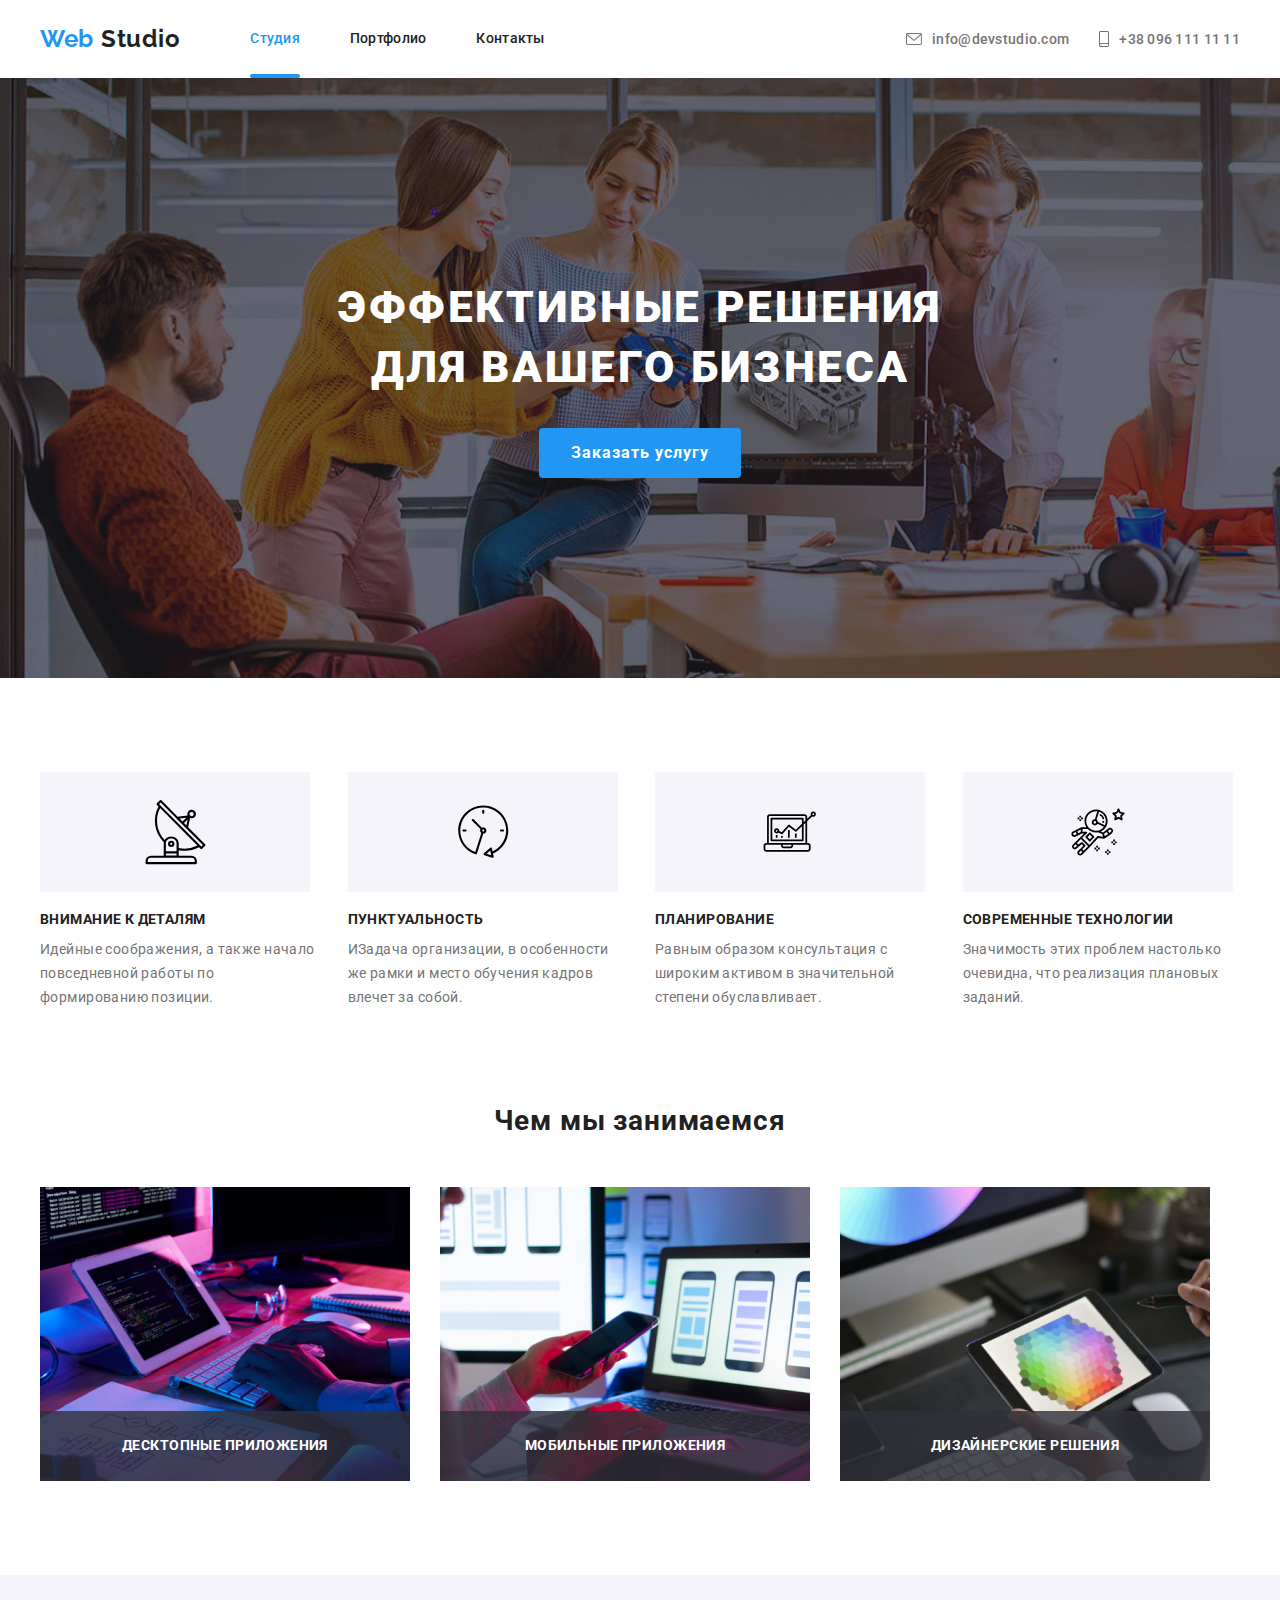
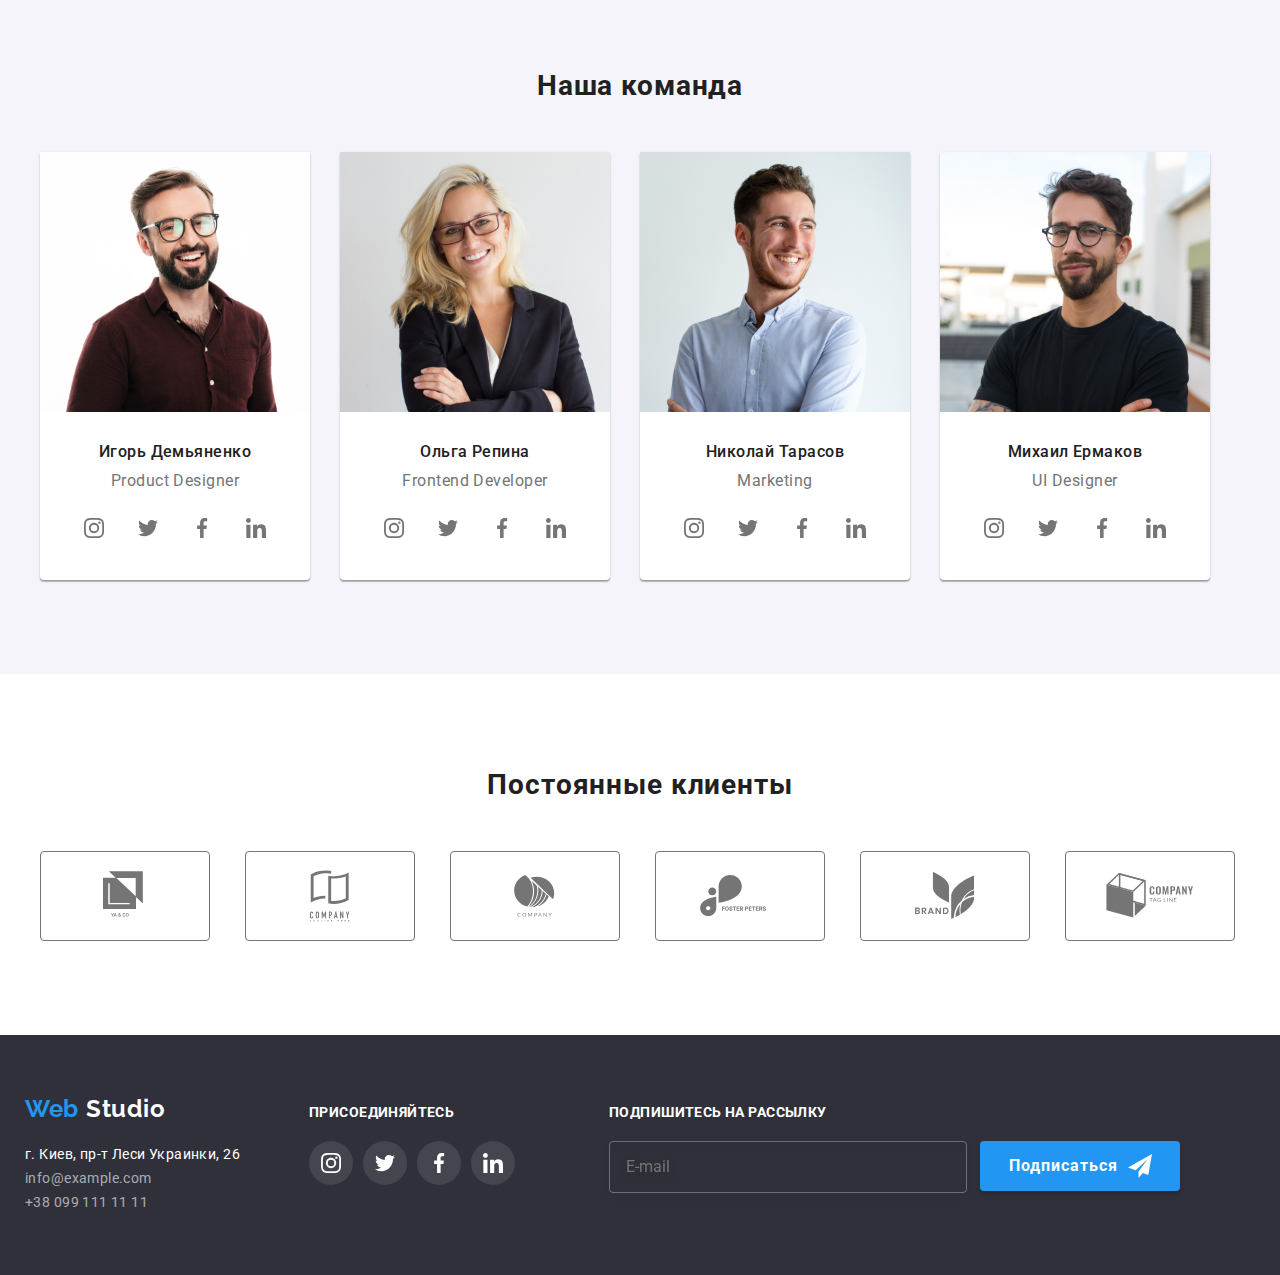
<file: index.html>
<!DOCTYPE html>
<html lang="ru">
  <head>
    <meta charset="UTF-8" />
    <meta name="viewport" content="width=device-width, initial-scale=1.0" />
    <title>Document</title>
    <link
      href="https://fonts.googleapis.com/css2?family=Raleway:wght@700&family=Roboto:wght@400;500;700;900&display=swap"
      rel="stylesheet"
    />
    <link rel="stylesheet" href="./css/normalize.css" />
    <link rel="stylesheet" href="./css/style.css" />
  </head>
  <body>
    <header>
      <div class="container nav-container">
        <nav class="navigation">
          <a class="link logo" href="/">
            <span class="logo-start">Web</span>
            <span class="logo-end">Studio</span>
          </a>
          <ul class="list nav-list">
            <li class="nav-list-item">
              <a class="link nav-list-link current-link" href="">Студия</a>
            </li>
            <li class="nav-list-item">
              <a class="link nav-list-link" href="portfolio.html">Портфолио</a>
            </li>
            <li class="nav-list-item">
              <a class="link nav-list-link" href="">Контакты</a>
            </li>
          </ul>
        </nav>
           <div class="menu-links">
          <a class="link contacts" href="mailto:info@devstudio.com">
            <svg class="icon-male">
            <use href="./images/icons/sprite2.svg#icon-envelope"</use>
                  </svg>
                  info@devstudio.com</a>
          <a class="link contacts" href="callto:+380961111111"
            ><svg class="icon-tel">
              <use href="./images/icons/sprite2.svg#icon-smartphone" </use>
            </svg>
            
            +38 096 111 11 11</a
          >
        </div>
      </div>
    </header>
    <main>
      <section class="hero">
        <div class="container">
          <h1 class="page-title">Эффективные решения <br> для вашего бизнеса</h1>
          <button class="hero-btn" data-modal-open type="button">Заказать услугу</button>
        </div>
      </section>
      <section class="features">
        <div class="container">
          <h2 hidden class="section-title">Особенности</h2>
          <ul class="list section-list">
            <li class="section-list-item">
              <div class="icon-block">
              <svg  width="65" height="70">
                <use href="./images/icons/sprite2.svg#icon-antenna_1" </use>
              </svg>
              </div>
              <h3 class="title">Внимание к деталям</h3>
              <p class="section-description">
                Идейные соображения, а также начало повседневной работы по
                формированию позиции.
              </p>
            </li>
            <li class="section-list-item">
              <div class="icon-block">
                <svg  width="70" height="53" ">
                  <use href="./images/icons/sprite2.svg#icon-clock_1" </use>
                </svg>
              </div>
                <h3 class="title">Пунктуальность</h3>
              <p class="section-description">
                ИЗадача организации, в особенности же рамки и место обучения
                кадров влечет за собой.
              </p>
            </li>
            <li class="section-list-item">
              <div class="icon-block">
                <svg width="70" height="53">
                  <use href="./images/icons/sprite2.svg#icon-diagram_1" </use>
                </svg>
                </div>
                <h3 class="title">Планирование</h3>
              <p class="section-description">
                Равным образом консультация с широким активом в значительной
                степени обуславливает.
              </p>
            </li>
            <li class="section-list-item">
              <div class="icon-block">
                <svg width="54" height="60">
                  <use href="./images/icons/sprite2.svg#icon-astronaut_1" </use>
                </svg>
                </div>
              <h3 class="title">Современные технологии</h3>
              <p class="section-description">
                Значимость этих проблем настолько очевидна, что реализация
                плановых заданий.
              </p>
            </li>
          </ul>
        </div>
      </section>
      <section class="section">
        <div class="container">
        <h2 class="section-title">Чем мы занимаемся</h2>
        <ul class="list section-list">
          <li class="list-item-section ">
           
            <img src="images/img(1).jpg" width="370" alt="Ноутбук" />
            <p class="title activity">Десктопные приложения</p>
          </li>
          <li class="list-item-section">
            <img src="images/img(2).jpg" width="370" alt="Мобильный телефон" />
            <p class="title activity">Мобильные приложения</p>
          </li>
          <li class="list-item-section">
            <img src="images/img(3).jpg" width="370" alt="Монитор" />
            <p class="title activity">Дизайнерские решения</p>
          </li>
        </ul>
        </div>
      </section>
      <section class="section section-team">
        <div class="container">
        <h2 class="section-title">Наша команда</h2>
        <ul class="list section-list">
          <li class=" section-list-item team-item">
             <img src="images/img(4).jpg" width="270" alt="Фото Николая" />
            <h3 class="person-name">Игорь Демьяненко</h3>
            <p class="profesion">Product Designer</p>
            <ul class="list section-list social-networks-list">
              <li class="social-networks">
                <a class="social-network-item" href="https://www.instagram.com" aria-label="Ссылка на Instagram">
                  <svg class="social-icons" width="20" height="20">
                    <use href="./images/icons/sprite2.svg#icon-instagram" </use>
                  </svg></a>
              </li>
              <li class="social-networks">
                <a class="social-network-item" href="https://www.twitter.com" aria-label="Ссылка на Twitter"><svg
                    class="social-icons" width="20" height="20">
                    <use href="./images/icons/sprite2.svg#icon-twitter" </use>
                  </svg></a>
              </li>
              <li class="social-networks">
                <a class="social-network-item" href="https://www.facebook.com" aria-label="Ссылка на Facebook"><svg
                    class="social-icons" width="20" height="20">
                    <use href="./images/icons/sprite2.svg#icon-facebook" </use>
                  </svg></a>
              </li>
              <li class="social-networks">
                <a class="social-network-item" href="https://www.linkedin.com" aria-label="Ссылка на Linkedin"><svg
                    class="social-icons" width="20" height="20">
                    <use href="./images/icons/sprite2.svg#icon-linkedin" </use>
                  </svg></a>
              </li>
            </ul>
          </li>
          <li class="section-list-item team-item">
            <img src="images/img(5).jpg" width="270" alt="Фото Ольги" />
            <h3 class="person-name">Ольга Репина</h3>
            <p class="profesion">Frontend Developer</p>
            <ul class="list section-list social-networks-list">
              <li class="social-networks">
                <a class="social-network-item" href="https://www.instagram.com" aria-label="Ссылка на Instagram">
                  <svg class="social-icons" width="20" height="20">
                    <use href="./images/icons/sprite2.svg#icon-instagram" </use>
                  </svg></a>
              </li>
              <li class="social-networks">
                <a class="social-network-item" href="https://www.twitter.com" aria-label="Ссылка на Twitter"><svg
                    class="social-icons" width="20" height="20">
                    <use href="./images/icons/sprite2.svg#icon-twitter" </use>
                  </svg></a>
              </li>
              <li class="social-networks">
                <a class="social-network-item" href="https://www.facebook.com" aria-label="Ссылка на Facebook"><svg
                    class="social-icons" width="20" height="20">
                    <use href="./images/icons/sprite2.svg#icon-facebook" </use>
                  </svg></a>
              </li>
              <li class="social-networks">
                <a class="social-network-item" href="https://www.linkedin.com" aria-label="Ссылка на Linkedin"><svg
                    class="social-icons" width="20" height="20">
                    <use href="./images/icons/sprite2.svg#icon-linkedin" </use>
                  </svg></a>
              </li>
            </ul>
          </li>
          <li class="section-list-item team-item">
            <img src="images/img(6).jpg" width="270" alt="Фото Андрея" />
            <h3 class="person-name">Николай Тарасов</h3>
            <p class="profesion">Marketing</p>
            <ul class="list section-list social-networks-list">
              <li class="social-networks">
                <a class="social-network-item" href="https://www.instagram.com" aria-label="Ссылка на Instagram">
                  <svg class="social-icons" width="20" height="20">
                    <use href="./images/icons/sprite2.svg#icon-instagram" </use>
                  </svg></a>
              </li>
              <li class="social-networks">
                <a class="social-network-item" href="https://www.twitter.com" aria-label="Ссылка на Twitter"><svg
                    class="social-icons" width="20" height="20">
                    <use href="./images/icons/sprite2.svg#icon-twitter" </use>
                  </svg></a>
              </li>
              <li class="social-networks">
                <a class="social-network-item" href="https://www.facebook.com" aria-label="Ссылка на Facebook"><svg
                    class="social-icons" width="20" height="20">
                    <use href="./images/icons/sprite2.svg#icon-facebook" </use>
                  </svg></a>
              </li>
              <li class="social-networks">
                <a class="social-network-item" href="https://www.linkedin.com" aria-label="Ссылка на Linkedin"><svg
                    class="social-icons" width="20" height="20">
                    <use href="./images/icons/sprite2.svg#icon-linkedin" </use>
                  </svg></a>
              </li>
            </ul>
          </li>

          <li class="section-list-item team-item">
            <img src="images/img(7).jpg" width="270" alt="Фото Ивана" />
            <h3 class="person-name">Михаил Ермаков</h3>
            <p class="profesion">UI Designer</p>
            
              <ul class="list section-list social-networks-list">
                <li class="social-networks">
                  <a class="social-network-item" href="https://www.instagram.com" aria-label="Ссылка на Instagram">
                    <svg class="social-icons" width="20" height="20">
                      <use href="./images/icons/sprite2.svg#icon-instagram" </use>
                    </svg></a>
                </li>
                <li class="social-networks">
                  <a class="social-network-item" href="https://www.twitter.com" aria-label="Ссылка на Twitter"><svg class="social-icons" width="20"
                      height="20">
                      <use href="./images/icons/sprite2.svg#icon-twitter" </use>
                    </svg></a>
                </li>
                <li class="social-networks">
                  <a class="social-network-item" href="https://www.facebook.com" aria-label="Ссылка на Facebook"><svg class="social-icons" width="20"
                      height="20">
                      <use href="./images/icons/sprite2.svg#icon-facebook" </use>
                    </svg></a>
                </li>
                <li class="social-networks">
                  <a class="social-network-item" href="https://www.linkedin.com" aria-label="Ссылка на Linkedin"><svg class="social-icons" width="20"
                      height="20">
                      <use href="./images/icons/sprite2.svg#icon-linkedin" </use>
                    </svg></a>
                </li>
              </ul>
          </li>
        </ul>
        
      </section>
      <section class="section">
        <div class="container">
        <h2 class="section-title">Постоянные клиенты</h2>
        <ul class="list section-list">
          <li class="section-list-clients">
            <a class="link clients-link" href="">
              <svg class="clients" width="44" height="49">
                <use href="./images/icons/sprite2.svg#icon-logo1" </use>
              </svg></a>
          </li>
          <li class="section-list-clients">
            <a class="link clients-link" href="">
              <svg class="clients" width="40" height="52">
                <use href="./images/icons/sprite2.svg#icon-logo2" </use>
              </svg></a>
          </li>
          <li class="section-list-clients">
            <a class="link clients-link" href="">
              <svg class="clients" width="41" height="42">
                <use href="./images/icons/sprite2.svg#icon-logo3" </use>
              </svg></a>
          </li>
          <li class="section-list-clients">
            <a class="link clients-link" href="">
              <svg class="clients" width="79" height="42">
                <use href="./images/icons/sprite2.svg#icon-logo4" </use>
              </svg></a>
          </li>
          <li class="section-list-clients">
            <a class="link clients-link" href="">
              <svg class="clients" width="59" height="47">
                <use href="./images/icons/sprite2.svg#icon-logo5" </use>
              </svg></a>
          </li>
          <li class="section-list-clients">
            <a class="link clients-link" href="">
              <svg class="clients" width="88" height="45">
                <use href="./images/icons/sprite2.svg#icon-logo6" </use>
              </svg></a>
          </li>
        </ul>
        </div>
      </section>
    </main>
    <footer class="footer ">
      <div class="container section-list footer-box">
      <div class=" adress-box">
        <a class="link logo-footer" href="/">
          <span class="logo-start">Web</span>
          <span class="logo-end-footer">Studio</span>
        </a>
        <address class="footer-contacts">
          <span class="adress"> г. Киев, пр-т Леси Украинки, 26 </span><br />
          info@example.com <br />
          +38 099 111 11 11
        </address>
      </div>
      <div class=" join-box">
        <p class="join ">присоединяйтесь</p>
        <ul class="list section-list social-networks-list">
          <li class="social-networks">
            <a class="social-network-footer" href="https://www.instagram.com" aria-label="Ссылка на Instagram">
              <svg class="social-icons-footer" width="20" height="20">
                <use href="./images/icons/sprite2.svg#icon-instagram" </use>
              </svg></a>
          </li>
          <li class="social-networks">
            <a class="social-network-footer" href="https://www.twitter.com" aria-label="Ссылка на Twitter"><svg class="social-icons-footer" width="20"
                height="20">
                <use href="./images/icons/sprite2.svg#icon-twitter" </use>
              </svg></a>
          </li>
          <li class="social-networks">
            <a class="social-network-footer" href="https://www.facebook.com" aria-label="Ссылка на Facebook"><svg class="social-icons-footer" width="20"
                height="20">
                <use href="./images/icons/sprite2.svg#icon-facebook" </use>
              </svg></a>
          </li>
          <li class="social-networks">
            <a class="social-network-footer" href="https://www.linkedin.com" aria-label="Ссылка на Linkedin"><svg class="social-icons-footer" width="20"
                height="20">
                <use href="./images/icons/sprite2.svg#icon-linkedin" </use>
              </svg></a>
          </li>
        </ul>
      </div>
      <div class="join-form">
        <p class="join">Подпишитесь на рассылку</p>
        <form action="#" class="form">
          <input type="email" name="e-mail-form" class="input-form" placeholder="E-mail">
          
          <button type="submit" class="join-button">Подписаться
            <svg class="join-icon" width="24" height="24">
              <use href="./images/icons/sprite2.svg#icon-icon-send" </use>
            </svg>
          </button>
          
                  </form>

      </div>
      </div>
    </footer>
    
      <div class="backdrop is-hidden" data-modal>
        <div class="modal">
          <h2 class="modal-title">Оставьте свои данные, мы вам перезвоним</h2>
          <form action="#" class="modal-form">
            <label  class="label-form">
              <p class="input-name">Имя</p>
              <div class="form-position">
              <input type="name" name="user-name" class="input-count">
              <svg class="input-icon" width="18" height="18">
                <use href="./images/icons/sprite2.svg#icon-person-name" </use>
              </svg>
              </div>
            </label>
          <label  class="label-form">
            <p class="input-name">Телефон</p>
            <div class="form-position">
              <input type="tel" name="user-telephone" class="input-count">
              <svg class="input-icon" width="18" height="18">
                <use href="./images/icons/sprite2.svg#icon-phone-black" </use>
              </svg>
            </div>
          </label>
          <label  class="label-form">
            <p class="input-name">Почта</p>
            <div class="form-position">
              <input type="email" name="user-email" class="input-count">
              <svg class="input-icon" width="18" height="18">
                <use href="./images/icons/sprite2.svg#icon-email-black" </use>
              </svg>
            </div></label>
            <label class="label-comment">
              <p class="input-name">Комментарий</p>
              <textarea name="comments"  cols="8" rows="10" placeholder="Введите текст" class="textarea"></textarea>
          </label>
          <label  class="label-checkbox">
             <input type="checkbox" name="checkbox" class="checkbox"> 
            <div class="checkbox-icon-box">
             <svg class="check-icon" width="16" height="15">
              <use href="./images/icons/sprite2.svg#icon-check" </use>
            </svg>
            </div>
            <span class="checkbox-text">
            Соглашаюсь с рассылкой и принимаю <a class="conditions" href="">Условия договора</a> </span>
          </label>
          <button type="submit" class="submit-btn">Отправить</button>
          </form>
          
          <button class="close-modal" data-modal-close>
            <svg class="modal-close-icon" width="11" height="11">
              <use href="./images/icons/sprite2.svg#icon-Vector1" </use>
            </svg>
          </button>
        </div>
      </div>
    <script src="./js/modal.js"></script>
  </body>
</html>
</file>
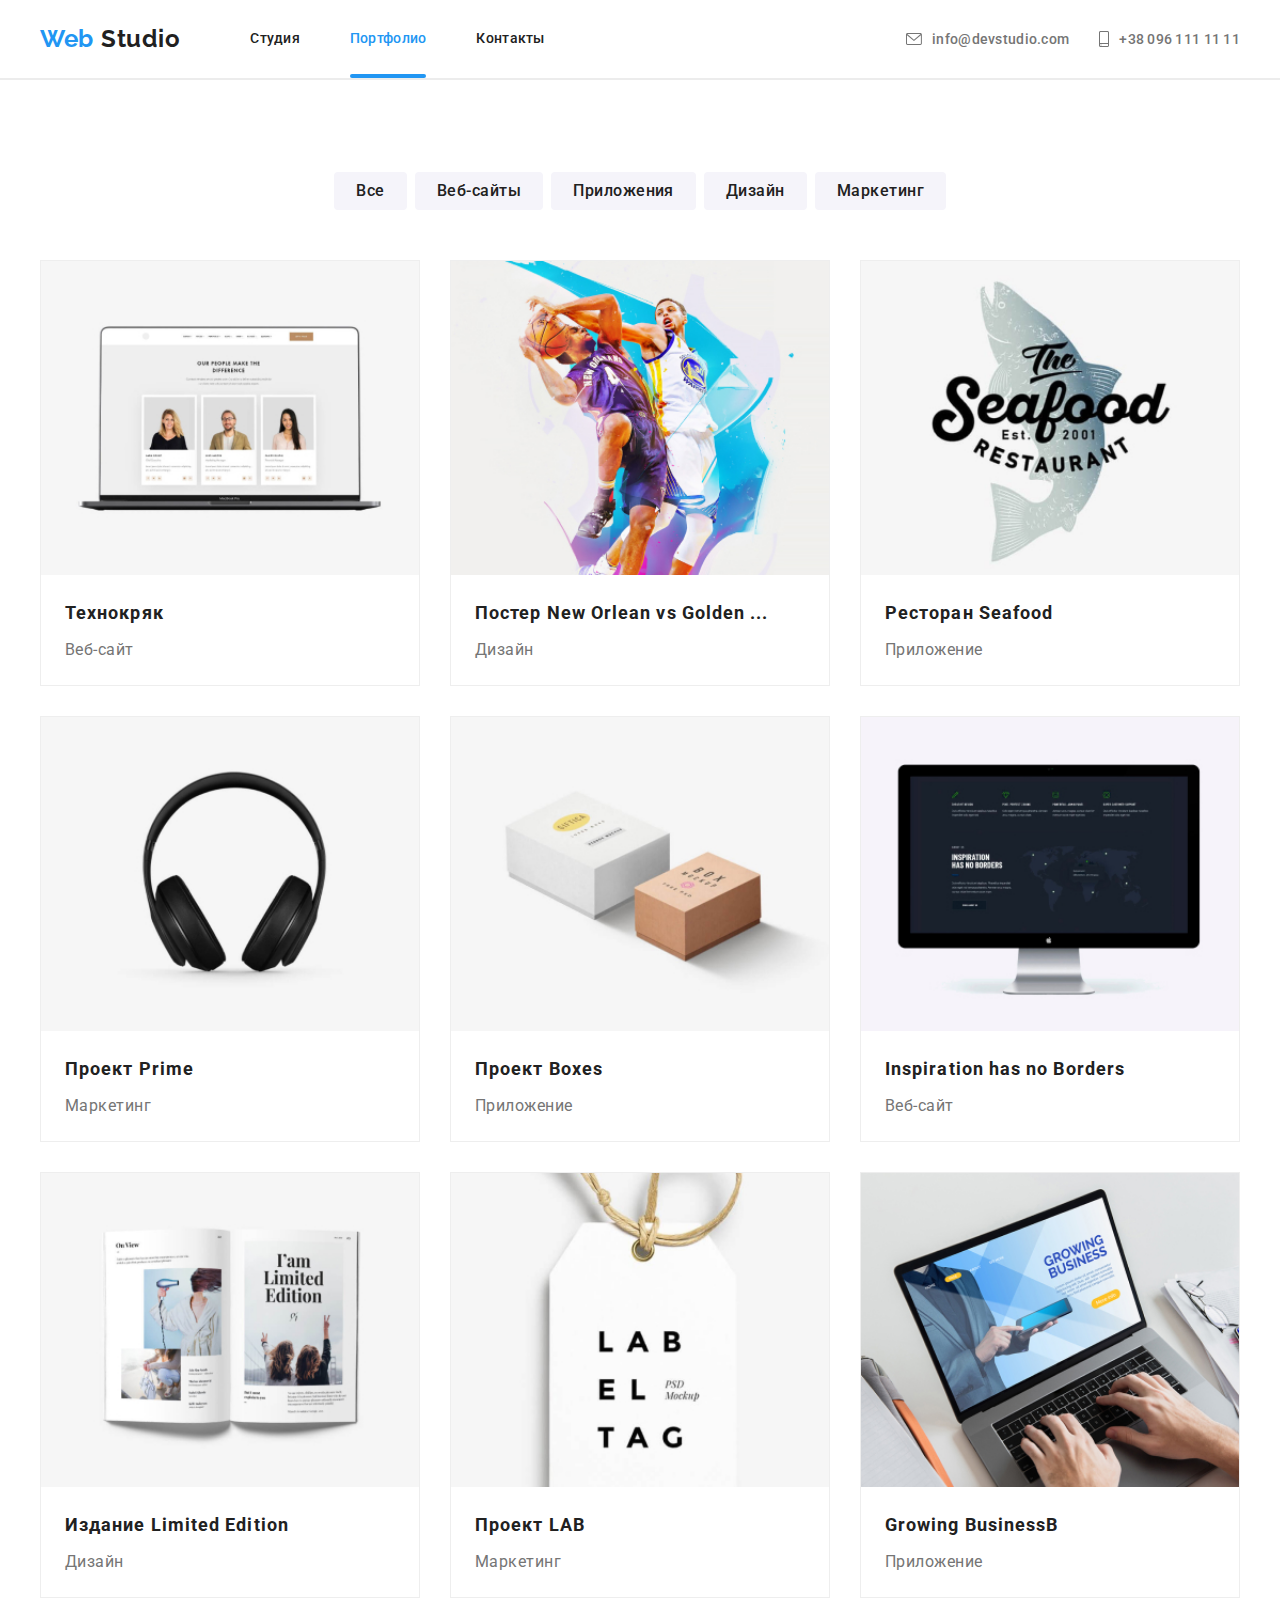
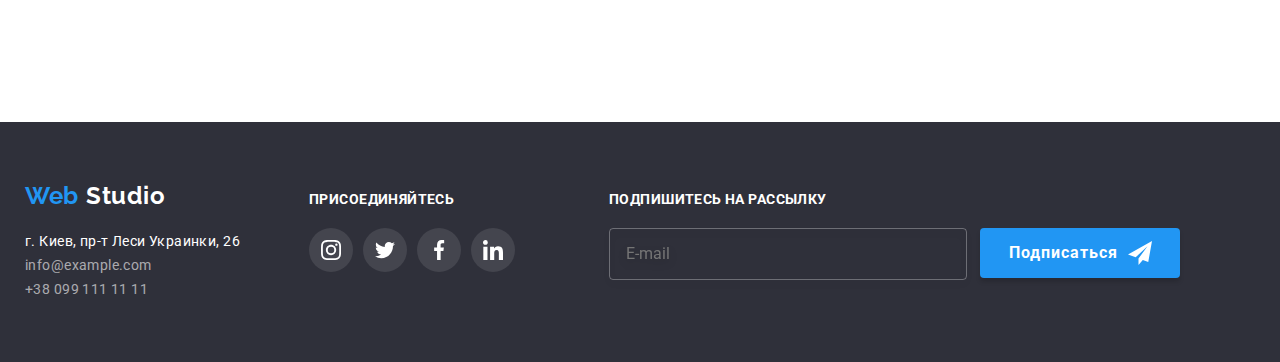
<file: portfolio.html>
<!DOCTYPE html>
<html lang="ru">
  <head>
    <meta charset="UTF-8" />
    <meta name="viewport" content="width=device-width, initial-scale=1.0" />
    <title>Портфолио</title>
    <link
      href="https://fonts.googleapis.com/css2?family=Raleway:wght@700&family=Roboto:wght@400;500;700;900&display=swap"
      rel="stylesheet"
    />
    <link rel="stylesheet" href="./css/normalize.css" />
    <link rel="stylesheet" href="./css/style.css" />
  </head>

  <body>
    <header>
      <div class="container nav-container header-line">
        <nav class="navigation">
          <a class="link logo" href="/">
            <span class="logo-start">Web</span>
            <span class="logo-end">Studio</span>
          </a>
          <ul class="list nav-list">
            <li class="nav-list-item">
              <a class="link nav-list-link " href="./">Студия</a>
            </li>
            <li class="nav-list-item">
              <a class="link nav-list-link current-link" href="">Портфолио</a>
            </li>
            <li class="nav-list-item">
              <a class="link nav-list-link" href="">Контакты</a>
            </li>
          </ul>
        </nav>
        <div class="menu-links">
          <a class="link contacts" href="mailto:info@devstudio.com">
            <svg class="icon-male">
              <use href="./images/icons/sprite2.svg#icon-envelope" </use>
            </svg>
            info@devstudio.com</a>
          <a class="link contacts" href="callto:+380961111111"><svg class="icon-tel">
              <use href="./images/icons/sprite2.svg#icon-smartphone" </use>
            </svg>
        
            +38 096 111 11 11</a>
        </div>
      </div>
    </header>
    <main>
      <section class="section">
        <div class="container">
        <h1 hidden class="page-title">Портфолио</h1>
        <div class="button-section">
          <ul class="list button-list">
            <li class="button-list-item"><button class="button">Все</button></li>
            <li class="button-list-item"><button class="button">Веб-сайты</button></li>
            <li class="button-list-item"><button class="button">Приложения</button></li>
            <li class="button-list-item"><button class="button">Дизайн</button></li>
            <li class="button-list-item"><button class="button">Маркетинг</button></li>
          </ul>
        </div>
        <div>
          <ul class="list section-list">
            <li class="portfolio-list-item">
              <a class="project-link" href="#">
                <div class="overlay">
                <img class="img" src="./images/project1.jpg" width="370" alt="Фото проэкта" />
                <p class="project-description">
                  Технокряк это современная площадка распространения
                  коронавируса. Компании используют эту платформу для цифрового
                  шпионажа и атак на защищённые сервера конкурентов.
                </p></div>
                <h2 class="projects-title">Технокряк</h2>
                <p class="project-name">Веб-сайт</p>
                </a
              >
            </li>
            <li class="portfolio-list-item">
              <a class="project-link" href="#">
                <div class="overlay">
                <img class="img" src="./images/project2.jpg" alt="Фото проэкта" />
              <p  class="project-description">
                Технокряк это современная площадка распространения
                коронавируса. Компании используют эту платформу для цифрового
                шпионажа и атак на защищённые сервера конкурентов.
              </p></div>
                <h2 class="projects-title">Постер New Orlean vs Golden ...</h2>
                <p class="project-name">Дизайн</p>
                </a
              >
            </li>
            <li class="portfolio-list-item">
              <a class="project-link" href="#">
                <div class="overlay">
                <img class="img" src="./images/project3.jpg" alt="Фото проэкта" />
                <p class="project-description">
                  Технокряк это современная площадка распространения
                  коронавируса. Компании используют эту платформу для цифрового
                  шпионажа и атак на защищённые сервера конкурентов.
                </p>
                </div>
                <h2 class="projects-title">Ресторан Seafood</h2>
                <p class="project-name">Приложение</p>
                </a
              >
            </li>
            <li class="portfolio-list-item">
              <a class="project-link" href="#">
                <div class="overlay">
                  <img class="img" src="./images/project4.jpg" alt="Фото проэкта" />
                  <p class="project-description">
                    Технокряк это современная площадка распространения
                    коронавируса. Компании используют эту платформу для цифрового
                    шпионажа и атак на защищённые сервера конкурентов.
                  </p>
                </div>
                
                <h2 class="projects-title">Проект Prime</h2>
                <p class="project-name">Маркетинг</p>
                </a
              >
            </li>
            <li class="portfolio-list-item">
              <a class="project-link" href="#">
                <div class="overlay">
                  <img class="img" src="./images/project5.jpg" alt="Фото проэкта" />
                  <p class="project-description">
                    Технокряк это современная площадка распространения
                    коронавируса. Компании используют эту платформу для цифрового
                    шпионажа и атак на защищённые сервера конкурентов.
                  </p>
                </div>
                
                <h2 class="projects-title">Проект Boxes</h2>
                <p class="project-name">Приложение</p>
                </a
              >
            </li>
            <li class="portfolio-list-item">
              <a class="project-link" href="#">
                <div class="overlay">
                <img class="img" src="./images/project6.jpg" alt="Фото проэкта" />
                <p class="project-description">
                  Технокряк это современная площадка распространения
                  коронавируса. Компании используют эту платформу для цифрового
                  шпионажа и атак на защищённые сервера конкурентов.
                </p>
                </div>
                
                <h2 class="projects-title">Inspiration has no Borders</h2>
                <p class="project-name">Веб-сайт</p>
                </a
              >
            </li>
            <li class="portfolio-list-item">
              <a class="project-link" href="#">
                <div class="overlay">
                  <img class="img" src="./images/project7.jpg" alt="Фото проэкта" />
                  <p class="project-description">
                    Технокряк это современная площадка распространения
                    коронавируса. Компании используют эту платформу для цифрового
                    шпионажа и атак на защищённые сервера конкурентов.
                  </p>
                </div>
                
                <h2 class="projects-title">Издание Limited Edition</h2>
                <p class="project-name">Дизайн</p>
                </a
              >
            </li>
            <li class="portfolio-list-item">
              <a class="project-link" href="#">
                <div class="overlay">
                  <img class="img" src="./images/project8.jpg" alt="Фото проэкта" />
                  <p class="project-description">
                    Технокряк это современная площадка распространения
                    коронавируса. Компании используют эту платформу для цифрового
                    шпионажа и атак на защищённые сервера конкурентов.
                  </p>
                </div>
                
                <h2 class="projects-title">Проект LAB</h2>
                <p class="project-name">Маркетинг</p>
                </a
              >
            </li>
            <li class="portfolio-list-item">
              <a class="project-link" href="#">
                <div class="overlay">
                  <img class="img" src="./images/project9.jpg" alt="Фото проэкта" />
                  <p class="project-description">
                    Технокряк это современная площадка распространения
                    коронавируса. Компании используют эту платформу для цифрового
                    шпионажа и атак на защищённые сервера конкурентов.
                  </p>
                </div>
                
                <h2 class="projects-title">Growing BusinessB</h2>
                <p class="project-name">Приложение</p>
                </a>
            </li>
          </ul>
        </div>
      </div>
      </section>
    </main>
    <footer class="footer ">
      <div class="container section-list footer-box">
        <div class=" adress-box">
          <a class="link logo-footer" href="/">
            <span class="logo-start">Web</span>
            <span class="logo-end-footer">Studio</span>
          </a>
          <address class="footer-contacts">
            <span class="adress"> г. Киев, пр-т Леси Украинки, 26 </span><br />
            info@example.com <br />
            +38 099 111 11 11
          </address>
        </div>
        <div class=" join-box">
          <p class="join ">присоединяйтесь</p>
          <ul class="list section-list social-networks-list">
            <li class="social-networks">
              <a class="social-network-footer" href="https://www.instagram.com" aria-label="Ссылка на Instagram">
                <svg class="social-icons-footer" width="20" height="20">
                  <use href="./images/icons/sprite2.svg#icon-instagram" </use>
                </svg></a>
            </li>
            <li class="social-networks">
              <a class="social-network-footer" href="https://www.twitter.com" aria-label="Ссылка на Twitter"><svg
                  class="social-icons-footer" width="20" height="20">
                  <use href="./images/icons/sprite2.svg#icon-twitter" </use>
                </svg></a>
            </li>
            <li class="social-networks">
              <a class="social-network-footer" href="https://www.facebook.com" aria-label="Ссылка на Facebook"><svg
                  class="social-icons-footer" width="20" height="20">
                  <use href="./images/icons/sprite2.svg#icon-facebook" </use>
                </svg></a>
            </li>
            <li class="social-networks">
              <a class="social-network-footer" href="https://www.linkedin.com" aria-label="Ссылка на Linkedin"><svg
                  class="social-icons-footer" width="20" height="20">
                  <use href="./images/icons/sprite2.svg#icon-linkedin" </use>
                </svg></a>
            </li>
          </ul>
        </div>
        <div class="join-form">
          <p class="join">Подпишитесь на рассылку</p>
          <form action="#" class="form">
            <input type="email" name="e-mail-form" class="input-form" placeholder="E-mail">
        
            <button type="submit" class="join-button">Подписаться
              <svg class="join-icon" width="24" height="24">
                <use href="./images/icons/sprite2.svg#icon-icon-send" </use>
              </svg>
            </button>
        
          </form>
        
        </div>
      </div>
    </footer>
    
  </body>
</html>
</file>
<file: css/style.css>
/*font-family: "Raleway", sans-serif;
font-family: "Roboto", sans-serif;*/
:root {
  --primary-text-color: #757575;
  --title-text-color: #212121;
  --accent-color: #2196f3;
  --primary-white-color: #ffffff;
  --footer-contacts-color: rgba(255, 255, 255, 0.6);
  --footer-socialnetworks-color: rgba(255, 255, 255, 0.1);
  --footer-background-color: #2f303a;
  --activity-background-color: rgba(47, 48, 58, 0.8);
  --background-button-color: #f5f4fa;
  --ovelay-bgrimage-color: rgba(47, 48, 58, 0.4);
  --overlay-color: rgba(33, 150, 243, 0.9);
  --overlay-modal: rgba(0, 0, 0, 0.2);
}
html {
  box-sizing: border-box;
}
*,
*::before,
*::after {
  box-sizing: inherit;
}

/*Общие*/
header {
  position: relative;
}
body {
  font-family: Roboto, sans-serif;
  background-color: var(--primary-white-color);
  color: var(--primary-text-color);
  text-decoration: none;
  font-style: normal;
  font-weight: 400;
  font-size: 14px;
  line-height: 1.71;
}

.list {
  padding: 0;
  margin: 0;

  list-style: none;
}
.link {
  margin: 0;
  padding: 0;
  text-decoration: none;
  color: var(--primary-text-color);
}
.link:hover,
.link:focus {
  color: var(--accent-color);
  fill: var(--accent-color);
  transition: 250ms cubic-bezier(0.4, 0, 0.2, 1);
}
.container {
  width: 1230px;

  margin-right: auto;
  margin-left: auto;
  padding-left: 15px;
  padding-right: 15px;
}
.section {
  padding: 94px 0;
}
/*Хедер*/

.nav-container {
  display: flex;
  align-items: center;
}
.nav-list,
.navigation {
  display: flex;
  align-items: center;
}

.nav-list .nav-list-item + .nav-list-item {
  margin-left: 50px;
}
.nav-list-item:first-child {
  margin-left: 70px;
}
.logo {
  padding: 25px 0;
  font-family: "Raleway", sans-serif;
  font-weight: 700;
  font-size: 24px;
  line-height: 1.17;
  letter-spacing: 0.03em;
}
.logo-start {
  color: var(--accent-color);
}
.logo-end {
  color: var(--title-text-color);
}
.header-line::after {
  content: "";
  position: absolute;
  width: 100%;
  transform: translateY(2px);
  bottom: 0px;
  left: 0px;
  border: 1px solid #ececec;
}
.nav-list-link {
  font-weight: 500;
  font-size: 14px;
  line-height: 1.14;
  letter-spacing: 0.02em;
  color: var(--title-text-color);
}
.nav-list-item {
  position: relative;
}
.current-link {
  color: var(--accent-color);
}
.current-link::after {
  content: "";
  position: absolute;
  transform: translateY(27px);
  display: block;
  width: 100%;
  height: 4px;
  bottom: 0px;
  left: 0px;
  background-color: var(--accent-color);
  border-radius: 2px;
}

.contacts {
  display: inline-flex;
  font-weight: 500;
  font-size: 14px;
  line-height: 1.16;
  letter-spacing: 0.02em;
  align-items: center;
}
.icon-male {
  height: 12px;
  width: 16px;
  margin-right: 10px;
  fill: currentColor;
}
.icon-tel {
  width: 10px;
  height: 16px;
  margin-right: 10px;
  fill: currentColor;
}

.menu-links .contacts + .contacts {
  margin-left: 30px;
}
.menu-links {
  display: flex;
  margin-left: auto;
  align-items: center;
}

/*Герой*/

.hero {
  background-image: linear-gradient(
      var(--ovelay-bgrimage-color) 100%,
      var(--ovelay-bgrimage-color) 100%
    ),
    url(../images/bgimg.jpg);
  padding: 200px 0;
  text-align: center;
}
.page-title {
  margin-top: 0;
  margin-bottom: 30px;
  font-weight: 900;
  font-size: 44px;
  line-height: 1.36;
  text-align: center;
  letter-spacing: 0.06em;
  text-transform: uppercase;
  color: var(--primary-white-color);
}
.hero-btn {
  display: inline-block;
  min-width: 200px;
  padding: 10px 32px;
  font-weight: 700;
  font-size: 16px;
  line-height: 1.875;
  text-align: center;
  letter-spacing: 0.06em;
  color: var(--primary-white-color);
  border-radius: 4px;
  border-color: transparent;
  background-color: var(--accent-color);
  border: 0px;
  cursor: pointer;
  outline: none;
}

/*Секция "Особенности"*/
.features {
  padding: 94px 0px 0px;
}
.section-title {
  margin-bottom: 50px;
  margin-top: 0;
  color: var(--title-text-color);
  font-weight: 700;
  font-size: 28px;
  line-height: 1.18;
  text-align: center;
  letter-spacing: 0.03em;
}
.section-list {
  display: flex;
  flex-wrap: wrap;
}
.section-list-item {
  width: calc((100% - 30px * 3) / 4);
  margin-right: 30px;
  background-color: var(--primary-white-color);
}

.section-list-item:nth-child(4n) {
  margin-right: 0px;
}

.title {
  margin-top: 0;
  margin-bottom: 10px;
  font-weight: 700;
  font-size: 14px;
  line-height: 1.14;
  letter-spacing: 0.03em;
  text-transform: uppercase;
  color: var(--title-text-color);
}
.section-img {
  margin-bottom: 30px;
}
.section-description {
  margin: 0 0;
  font-size: 14px;
  line-height: 1.71;
  letter-spacing: 0.03em;
}

.icon-block {
  display: flex;
  height: 120px;
  width: 270px;
  justify-content: center;
  align-items: center;
  background-color: var(--background-button-color);
  margin-bottom: 20px;
}

/*Секция "Чем мы занимаемся"*/
.activity {
  position: absolute;
  display: flex;
  align-items: center;
  justify-content: center;
  bottom: 0px;
  left: 0px;
  width: 370px;
  height: 70px;
  margin-bottom: 0;
  color: var(--primary-white-color);
  background-color: var(--activity-background-color);
}

.list-item-section {
  position: relative;
  width: calc((100% - 30px * 2) / 3);
  margin-right: 30px;
}
.list-item-section:nth-child(3n) {
  margin-right: 0px;
}
.list-item-section {
  width: 370px;
  height: 294px;
}
.list-item-section > img {
  display: block;
  height: 100%;
  width: 100%;
  object-fit: contain;
}
/*Секция "Наша команда"*/
.section-team {
  background-color: var(--background-button-color);
}
.person-name {
  margin-top: 30px;
  margin-bottom: 10px;
  text-align: center;
  font-weight: 500;
  font-size: 16px;
  line-height: 1.19;
  letter-spacing: 0.03em;
  color: var(--title-text-color);
}
.profesion {
  text-align: center;
  margin-top: 0;
  margin-bottom: 16px;
  font-size: 16px;
  line-height: 1.19;
  letter-spacing: 0.03em;
}
.section-list .social-networks + .social-networks {
  margin-left: 10px;
  text-align: center;
}
.social-networks {
  margin-bottom: 30px;
}
.social-network-item {
  display: inline-flex;
  justify-content: center;
  align-items: center;
  height: 44px;
  width: 44px;
  background-color: var(--primary-white-color);
  border-radius: 50%;
  fill: var(--primary-text-color);
  transition: 250ms cubic-bezier(0.4, 0, 0.2, 1);
}
.social-network-item:hover,
.social-network-item:focus {
  background-color: var(--accent-color);
  fill: var(--primary-white-color);
}
.team-item {
  width: 270px;
  box-shadow: 0px 1px 3px rgba(0, 0, 0, 0.12), 0px 1px 1px rgba(0, 0, 0, 0.14),
    0px 2px 1px rgba(0, 0, 0, 0.2);
  border-radius: 0px 0px 4px 4px;
}
.team-item > img {
  display: block;
  object-fit: contain;
}
.social-networks-list {
  justify-content: center;
}

/*секция "Постянные клиенты"*/
.section-list-clients {
  width: calc((100% - 30px * 5) / 6);
  margin-right: 30px;
}

.section-list-clients:nth-child(6n) {
  margin-right: 0px;
}

.clients-link {
  display: flex;
  justify-content: center;
  align-items: center;
  width: 170px;
  height: 90px;
  border: 1px solid var(--primary-text-color);
  border-radius: 4px;
  transition: 250ms cubic-bezier(0.4, 0, 0.2, 1);
}
.clients-link:hover,
.clients-link:focus {
  border-color: var(--accent-color);
}

.clients {
  fill: currentColor;
}
/*Секция "Футер"*/
.footer {
  background-color: var(--footer-background-color);
}
.footer-box {
  align-items: baseline;
  padding: 60px 0;
}
.join-box {
  margin-right: 94px;
}
.logo-footer {
  display: block;
  margin-bottom: 20px;
  padding: 0px;
  font-family: "Raleway", sans-serif;
  font-weight: 700;
  font-size: 24px;
  line-height: 1.17;
  letter-spacing: 0.03em;
}
.logo-end-footer {
  color: var(--primary-white-color);
}
.social-network-footer {
  display: inline-flex;
  justify-content: center;
  align-items: center;
  height: 44px;
  width: 44px;
  background-color: var(--footer-socialnetworks-color);
  border-radius: 50%;
  transition: 250ms cubic-bezier(0.4, 0, 0.2, 1);
}
.social-network-footer:hover,
.social-network-footer:focus {
  background-color: var(--accent-color);
}
.social-icons-footer {
  fill: var(--primary-white-color);
}
.footer-contacts {
  font-weight: 400;
  font-size: 14px;
  font-style: normal;
  line-height: 1.71;
  letter-spacing: 0.03em;
  color: rgba(255, 255, 255, 0.6);
}
.adress {
  color: var(--primary-white-color);
}
.adress-box {
  margin-right: 69px;
}
.join {
  margin-top: 0px;
  margin-bottom: 20px;
  font-weight: 700;
  font-size: 14px;
  line-height: 1.14;
  letter-spacing: 0.03em;
  text-transform: uppercase;
  color: var(--primary-white-color);
}
.join-button {
  position: relative;
  min-width: 200px;
  height: 50px;
  background-color: var(--accent-color);
  color: var(--primary-white-color);
  font-weight: bold;
  font-size: 16px;
  line-height: 1.87;
  padding: 010px 62px 10px 29px;
  letter-spacing: 0.06em;
  margin-left: 13px;
  box-shadow: 0px 4px 4px rgba(0, 0, 0, 0.15);
  border-radius: 4px;
  border: none;
  cursor: pointer;
  outline: none;
}

.form {
  display: flex;
}
.input-form {
  width: 358px;
  height: auto;
  border: 1px solid rgba(255, 255, 255, 0.3);
  box-sizing: border-box;
  filter: drop-shadow(0px 4px 4px rgba(0, 0, 0, 0.15));
  border-radius: 4px;
  background-color: transparent;
  color: var(--primary-text-color);
  font-weight: normal;
  font-size: 16px;
  line-height: 1.25;
  padding: 15px 0px 15px 16px;
  outline: none;
}
.join-icon {
  position: absolute;
  margin-left: 10px;
  fill: var(--primary-white-color);

  right: 28px;
  top: 13px;
}
/*Страница "Портфолио"*/
.button {
  display: block;
  min-width: 73px;
  padding: 6px 22px;
  border-radius: 4px;
  border-style: none;
  border-color: transparent;
  font-weight: 500;
  font-size: 16px;
  line-height: 1.625;
  text-align: center;
  letter-spacing: 0.03em;
  color: var(--title-text-color);
  background-color: var(--background-button-color);
  transition: 250ms cubic-bezier(0.4, 0, 0.2, 1);
  outline: none;
}
.button:hover,
.button:focus {
  background-color: var(--accent-color);
  color: var(--primary-white-color);
  box-shadow: 0px 3px 1px rgba(0, 0, 0, 0.1), 0px 1px 2px rgba(0, 0, 0, 0.08),
    0px 2px 2px rgba(0, 0, 0, 0.12);
}
.button-list {
  display: flex;
  justify-content: center;
}
.button-list .button-list-item:not(:last-child) {
  margin-right: 8px;
}
.button-section {
  margin-bottom: 50px;
}
.portfolio-list-item {
  display: block;
  width: calc((100% - 30px * 2) / 3);
  margin-right: 30px;
  margin-bottom: 30px;
  border: 1px solid #eeeeee;
  transition: 250ms cubic-bezier(0.4, 0, 0.2, 1);
}
.portfolio-list-item:nth-child(3n) {
  margin-right: 0px;
}

.project-link {
  display: block;
  text-decoration: none;
  color: var(--primary-text-color);
  transition: 250ms cubic-bezier(0.4, 0, 0.2, 1);
}
.img {
  display: block;
  width: 100%;
  height: 100%;
}

.overlay {
  position: relative;
  width: 100%;
  height: 100%;
  overflow: hidden;
}
.projects-title {
  margin-top: 20px;
  margin-bottom: 4px;
  margin-left: 24px;
  margin-right: 24px;
  font-weight: 700d;
  font-size: 18px;
  line-height: 2;
  letter-spacing: 0.06em;
  color: var(--title-text-color);
}

.project-name {
  margin-top: 0px;
  margin-bottom: 20px;
  margin-left: 24px;
  margin-right: 24px;
  font-size: 16px;
  line-height: 1.875;
  letter-spacing: 0.03em;
}

.project-description {
  position: absolute;
  top: 0;
  right: 0;
  bottom: 0;
  left: 0;
  margin: 0;
  font-size: 18px;
  line-height: 1.56;
  letter-spacing: 0.03em;
  background-color: var(--overlay-color);
  width: 100%;
  height: 100%;
  color: var(--primary-white-color);
  padding: 63px 24px;
  transform: translateY(315px);
  transition: transform 250ms cubic-bezier(0.4, 0, 0.2, 1);
}
.portfolio-list-item:hover .project-description {
  transform: translateY(0px);
}
.portfolio-list-item:hover,
.portfolio-list-item:focus {
  border: 1px solid #eeeeee;
  box-shadow: 0px 1px 1px rgba(0, 0, 0, 0.12), 0px 4px 4px rgba(0, 0, 0, 0.06),
    1px 4px 6px rgba(0, 0, 0, 0.16);
}
/*Модальное окно*/
.backdrop {
  position: fixed;
  top: 0;
  left: 0;
  right: 0;
  bottom: 0;
  background-color: var(--overlay-modal);
  z-index: 1;
  transform: scale(1);

  transition: 2000ms cubic-bezier(0.4, 0, 0.2, 1);
}
.modal {
  position: absolute;
  top: 50%;
  left: 50%;
  transform: translate(-50%, -50%);
  width: 100%;
  max-width: 528px;
  height: auto;
  background-color: var(--primary-white-color);
  padding: 40px;
}
.close-modal {
  position: absolute;
  top: 8px;
  right: 8px;
  width: 30px;
  height: 30px;
  background: var(--primary-white-color);
  border: 1px solid rgba(0, 0, 0, 0.1);
  color: var(--title-text-color);
  border-radius: 50%;
  cursor: pointer;
  transition: 250ms cubic-bezier(0.4, 0, 0.2, 1);
  outline: none;
}
.close-modal:focus {
  fill: var(--accent-color);
}
.is-hidden {
  visibility: hidden;
  pointer-events: none;
  opacity: 0;
}
.modal-title {
  font-size: 20px;
  line-height: 1.15;
  text-align: center;
  color: var(--title-text-color);
  margin-bottom: 12px;
  margin-top: 0px;
}
.form-position {
  position: relative;
}
.input-count {
  width: 448px;
  height: 40px;
  border: 1px solid rgba(33, 33, 33, 0.2);
  border-radius: 4px;
  padding-left: 45px;
  transition: 250ms cubic-bezier(0.4, 0, 0.2, 1);
  outline: none;
}
.label-form {
  display: block;
  margin-bottom: 10px;
}
.input-name {
  font-size: 12px;
  line-height: 1.17;
  margin-top: 0px;
  margin-bottom: 4px;
}
.input-icon {
  position: absolute;
  top: 11px;
  left: 12px;
  transition: 250ms cubic-bezier(0.4, 0, 0.2, 1);
}
.input-count:focus,
.input-count:focus.input-count + .input-icon {
  border-color: var(--accent-color);
  fill: var(--accent-color);
}
.textarea {
  width: 448px;
  resize: none;
  padding: 12px 16px;
  border: 1px solid rgba(33, 33, 33, 0.2);
  border-radius: 4px;
  font-size: 14px;
  line-height: 1.14;
  letter-spacing: 0.01em;
  outline: none;
  color: rgba(117, 117, 117, 0.5);
}
.label-comment {
  display: block;
  margin-bottom: 20px;
}
.label-checkbox {
  position: relative;
  display: block;
  margin-bottom: 30px;
}
.checkbox-icon-box {
  display: inline-block;
  margin-right: 8px;
  width: 16px;
  height: 15px;
  border: solid 2px var(--title-text-color);
}
.check-icon {
  display: block;
  width: 100%;
  height: 100%;
  opacity: 0;
  transition: 250ms cubic-bezier(0.4, 0, 0.2, 1);
}
.checkbox:checked + .checkbox-icon-box > .check-icon,
.checkbox:checked + .checkbox-icon-box {
  opacity: 1;
  fill: var(--background-button-color);
  background-color: var(--accent-color);
  border: none;
}
.submit-btn {
  display: block;
  margin-right: auto;
  margin-left: auto;
  min-width: 200px;
  min-height: 50px;
  background-color: var(--accent-color);
  border-radius: 4px;
  font-weight: bold;
  font-size: 16px;
  line-height: 1.875px;
  text-align: center;
  letter-spacing: 0.06em;
  color: var(--primary-white-color);
  border: none;
  padding: 0px;
  cursor: pointer;
  transition: 250ms cubic-bezier(0.4, 0, 0.2, 1);
  outline: none;
}
.submit-btn:hover {
  box-shadow: 0px 4px 4px rgba(0, 0, 0, 0.15);
}
.checkbox {
  position: absolute;
  -webkit-appearance: none;
  -moz-appearance: none;
  appearance: none;
}
.checkbox-text,
.conditions {
  font-size: 14px;
  line-height: 1.71;
  letter-spacing: 0.03em;
  color: var(--primary-text-color);
}
.conditions {
  color: var(--accent-color);
}
</file>
